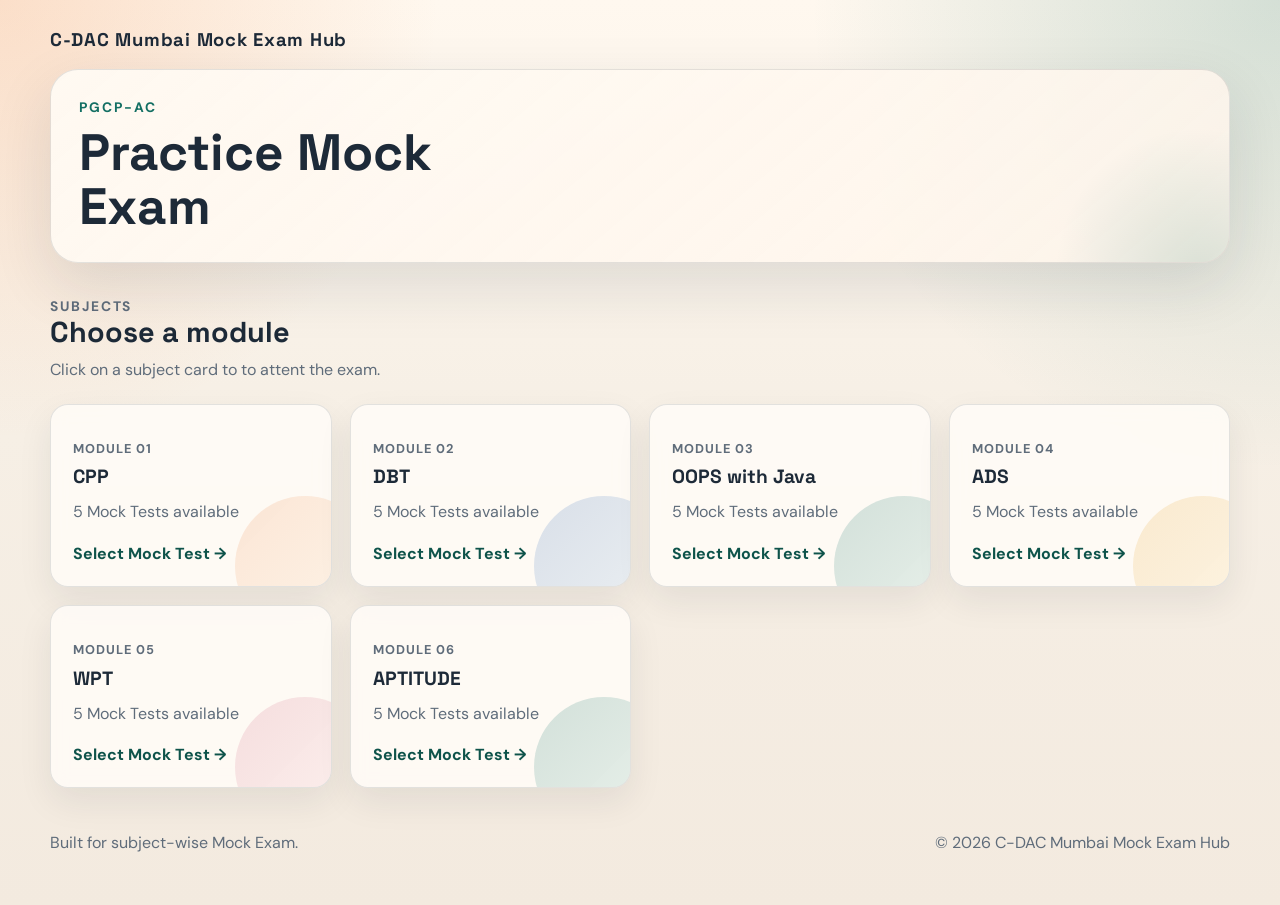
<file: index.html>
<!doctype html>
<html lang="en">
  <head>
    <meta charset="UTF-8" />
    <meta name="viewport" content="width=device-width, initial-scale=1.0" />
    <title>C-DAC Mumbai MCQ Practise Hub</title>
    <link rel="preconnect" href="https://fonts.googleapis.com" />
    <link rel="preconnect" href="https://fonts.gstatic.com" crossorigin />
    <link
      href="https://fonts.googleapis.com/css2?family=DM+Sans:wght@400;500;700&family=Space+Grotesk:wght@500;700&display=swap"
      rel="stylesheet"
    />
    <link rel="stylesheet" href="assets/css/styles.css" />
  </head>
  <body data-page="home">
    <div class="site-shell">
      <header class="topbar">
        <a class="brand" href="index.html">C-DAC Mumbai Mock Exam Hub</a>
        <nav class="main-nav" aria-label="Primary"></nav>
      </header>

      <main>
        <section class="hero">
          <div class="hero-copy">
            <p class="eyebrow">PGCP-AC</p>
            <h1>Practice Mock Exam</h1>
          </div>
          <aside class="hero-panel" aria-label="Module highlights"></aside>
        </section>

        <section class="subjects-section" id="subjects">
          <div class="section-heading">
            <p class="eyebrow">Subjects</p>
            <h2>Choose a module</h2>
            <p class="section-description">
              Click on a subject card to to attent the exam.
            </p>
          </div>
          <div class="subject-grid" id="subject-grid"></div>
        </section>
      </main>

      <footer class="site-footer">
        <p>Built for subject-wise Mock Exam.</p>
        <p>&copy; <span id="current-year"></span> C-DAC Mumbai Mock Exam Hub</p>
      </footer>
    </div>

    <script src="assets/js/app.js"></script>
  </body>
</html>
</file>
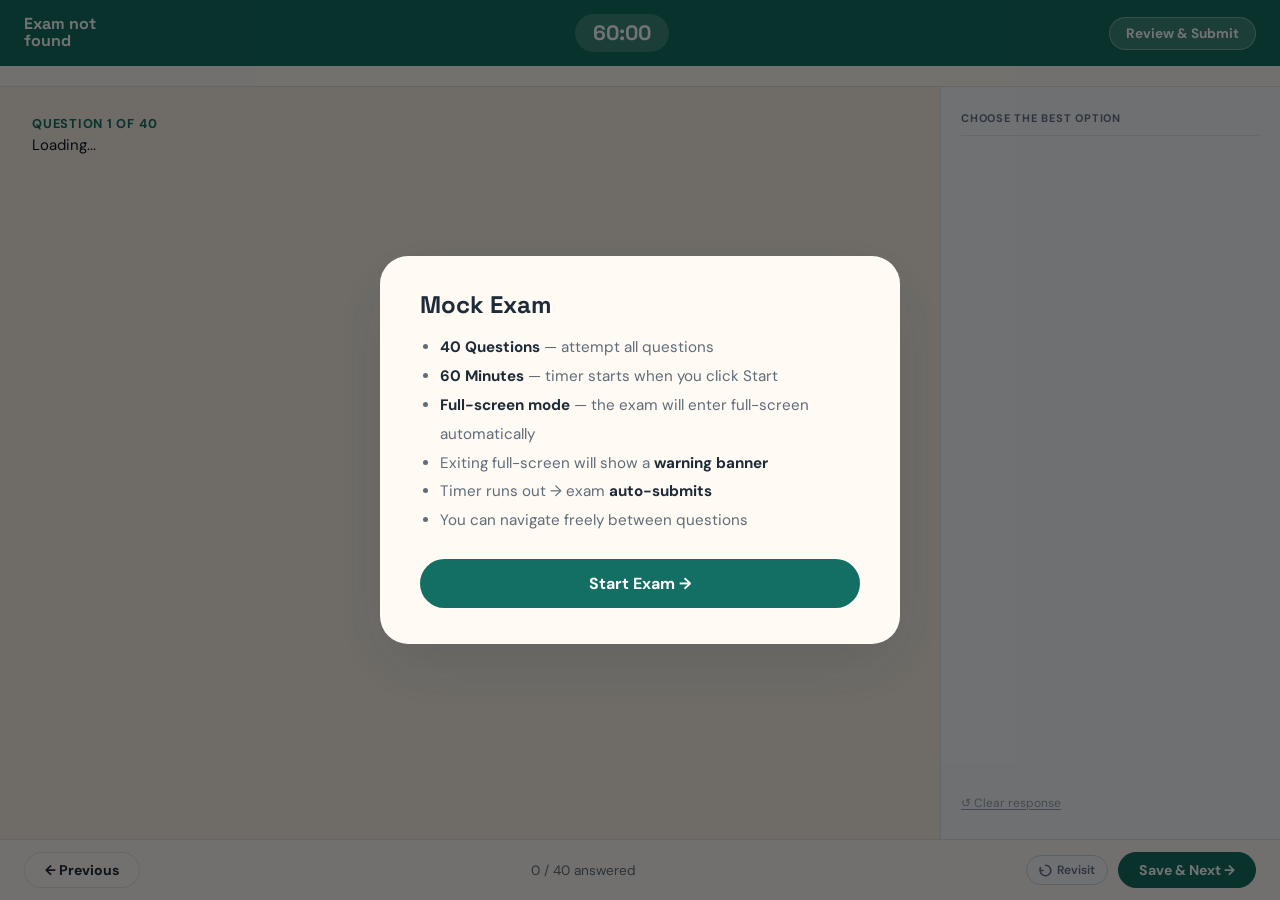
<file: mock-exam.html>
<!doctype html>
<html lang="en">
  <head>
    <meta charset="UTF-8" />
    <meta name="viewport" content="width=device-width, initial-scale=1.0" />
    <title>Mock Exam | C-DAC Mumbai MCQ Hub</title>
    <link rel="preconnect" href="https://fonts.googleapis.com" />
    <link rel="preconnect" href="https://fonts.gstatic.com" crossorigin />
    <link
      href="https://fonts.googleapis.com/css2?family=DM+Sans:wght@400;500;700&family=Space+Grotesk:wght@500;700&display=swap"
      rel="stylesheet"
    />
    <!-- Shared site styles (variables, typography, cards) -->
    <link rel="stylesheet" href="assets/css/styles.css" />
    <!-- Exam-specific styles (layout, overlays, timer, diagrams) -->
    <link rel="stylesheet" href="assets/css/exam.css" />
  </head>
  <body>

    <!-- ── Fullscreen exit warning banner ─────────────────────────── -->
    <div id="fullscreen-warning">
      ⚠ You exited full-screen! Please go back to full-screen to continue the exam.
      <button
        onclick="enterFullscreen()"
        style="
          margin-left: 14px;
          padding: 4px 12px;
          border-radius: 4px;
          border: none;
          cursor: pointer;
          font-weight: 700;
        "
      >
        Re-enter Full-screen
      </button>
    </div>

    <!-- ── Pre-exam instructions overlay ──────────────────────────── -->
    <div id="instructions-overlay">
      <div class="instructions-box">
        <h2 id="instr-title">Mock Exam</h2>
        <ul>
          <li><strong>40 Questions</strong> — attempt all questions</li>
          <li>
            <strong>60 Minutes</strong> — timer starts when you click Start
          </li>
          <li>
            <strong>Full-screen mode</strong> — the exam will enter full-screen
            automatically
          </li>
          <li>
            Exiting full-screen will show a <strong>warning banner</strong>
          </li>
          <li>Timer runs out → exam <strong>auto-submits</strong></li>
          <li>You can navigate freely between questions</li>
        </ul>
        <button class="start-exam-btn" id="start-btn">Start Exam →</button>
      </div>
    </div>

    <!-- ── Main exam shell ────────────────────────────────────────── -->
    <div id="exam-shell">

      <!-- Top bar: title | timer | review button -->
      <div id="exam-topbar">
        <h1 id="exam-title">Loading exam...</h1>
        <div id="timer">60:00</div>
        <div style="display: flex; gap: 8px; align-items: center">
          <button id="review-btn-top" onclick="openReview()">
            Review &amp; Submit
          </button>
        </div>
      </div>

      <!-- Question navigation dots -->
      <div id="q-nav-bar"></div>

      <!-- Two-column body: question panel | options panel -->
      <div id="exam-body">

        <!-- Left: question text + diagram + snippet -->
        <div id="q-panel">
          <div id="q-meta">Question 1 of 40</div>
          <div id="q-text">Loading...</div>
          <!-- Diagram area — rendered as HTML by renderDiagram() -->
          <div id="q-diagram" style="display: none; margin-top: 20px"></div>
          <!-- Code snippet block — shown only when snippetLines exist -->
          <pre id="q-snippet"></pre>
        </div>

        <!-- Right: option buttons -->
        <div id="opt-panel">
          <div id="opt-header">Choose the best option</div>
          <div
            id="opt-list"
            style="display: flex; flex-direction: column; gap: 9px; flex: 1"
          ></div>
          <button id="clear-resp-btn" onclick="clearCurrentAnswer()">
            ↺ Clear response
          </button>
        </div>
      </div>

      <!-- Bottom navigation: prev | progress | revisit | next -->
      <div id="exam-footer">
        <button class="foot-btn" onclick="navigate(-1)">← Previous</button>
        <div id="progress-info">0 / 40 answered</div>
        <div style="display: flex; align-items: center; gap: 10px">
          <!-- Revisit toggle — turns orange when active -->
          <button
            id="revisit-btn"
            class="foot-btn"
            onclick="toggleRevisit()"
            style="
              gap: 5px;
              display: flex;
              align-items: center;
              padding: 6px 12px;
              border-radius: 20px;
              font-size: 12px;
              border: 1.5px solid #cbd5e1;
              background: #f8fafc;
              font-weight: 600;
              color: #64748b;
              cursor: pointer;
              font-family: inherit;
              transition: all 0.15s;
            "
          >
            <!-- Circular arrow icon -->
            <svg
              width="13"
              height="13"
              viewBox="0 0 16 16"
              fill="none"
              stroke="currentColor"
              stroke-width="2"
              stroke-linecap="round"
              stroke-linejoin="round"
            >
              <path d="M1.5 8A6.5 6.5 0 1 0 8 1.5" />
              <path d="M1.5 4.5v3.5h3.5" />
            </svg>
            Revisit
          </button>
          <button class="foot-btn primary" onclick="navigate(1)">
            Save &amp; Next →
          </button>
        </div>
      </div>

      <!-- Result screen — shown after submit, hidden during exam -->
      <div id="result-screen">
        <button
          class="go-home-btn"
          onclick="window.location.href = 'index.html'"
        >
          ← Back to Home
        </button>

        <!-- Score summary card -->
        <div class="result-summary">
          <div class="result-score-circle">
            <div class="result-score-val" id="res-score">0/40</div>
            <div class="result-score-pct" id="res-pct">0%</div>
          </div>
          <div class="result-grid">
            <div class="result-stat">
              <div class="result-stat-val" id="res-correct" style="color: #059669">0</div>
              <div class="result-stat-lbl">✓ Correct</div>
            </div>
            <div class="result-stat">
              <div class="result-stat-val" id="res-wrong" style="color: #dc2626">0</div>
              <div class="result-stat-lbl">✗ Wrong</div>
            </div>
            <div class="result-stat">
              <div class="result-stat-val" id="res-skip" style="color: #d97706">0</div>
              <div class="result-stat-lbl">— Skipped</div>
            </div>
          </div>
          <!-- Filter buttons -->
          <div class="result-actions">
            <button class="result-filter-btn active" id="filter-all"     onclick="filterResult('all')">All</button>
            <button class="result-filter-btn"         id="filter-wrong"   onclick="filterResult('wrong')">Wrong</button>
            <button class="result-filter-btn"         id="filter-skip"    onclick="filterResult('skipped')">Skipped</button>
            <button class="result-filter-btn"         id="filter-correct" onclick="filterResult('correct')">Correct</button>
          </div>
        </div>

        <!-- Per-question review list — populated by buildResultReview() -->
        <div class="result-review-list" id="result-review-list"></div>

        <button
          class="go-home-btn"
          onclick="window.location.href = 'index.html'"
        >
          ← Back to Home
        </button>
      </div>
    </div><!-- /#exam-shell -->

    <!-- ── Review & Revisit overlay ───────────────────────────────── -->
    <div id="review-overlay">
      <div class="review-panel">
        <div class="review-header">
          <h2>Review your answers</h2>
          <button class="review-close-btn" onclick="closeReview()">✕</button>
        </div>

        <!-- Live count chips -->
        <div class="review-summary">
          <div class="rev-chip total"    id="rv-total">40 Total</div>
          <div class="rev-chip answered" id="rv-answered">0 Answered</div>
          <div class="rev-chip skipped"  id="rv-skipped">40 Skipped</div>
        </div>

        <!-- Full question list — click any row to jump back -->
        <div class="review-list" id="review-list"></div>

        <div class="review-footer">
          <button class="review-cancel-btn" onclick="closeReview()">
            Continue exam
          </button>
          <button class="review-submit-btn" onclick="confirmAndSubmit()">
            Submit exam →
          </button>
        </div>
      </div>
    </div>

    <!-- ── Custom confirm modal ────────────────────────────────────── -->
    <div id="confirm-overlay" style="display: none">
      <div class="confirm-box">
        <div class="confirm-icon">
          <svg
            width="28"
            height="28"
            viewBox="0 0 24 24"
            fill="none"
            stroke="#f59e0b"
            stroke-width="2"
            stroke-linecap="round"
            stroke-linejoin="round"
          >
            <path
              d="M10.29 3.86L1.82 18a2 2 0 0 0 1.71 3h16.94a2 2 0 0 0
                         1.71-3L13.71 3.86a2 2 0 0 0-3.42 0z"
            />
            <line x1="12" y1="9"  x2="12"   y2="13" />
            <line x1="12" y1="17" x2="12.01" y2="17" />
          </svg>
        </div>
        <h3 class="confirm-title" id="confirm-title">Submit Exam?</h3>
        <p class="confirm-msg"   id="confirm-msg">Are you sure you want to submit?</p>
        <div class="confirm-stats" id="confirm-stats"></div>
        <div class="confirm-actions">
          <button class="confirm-btn-cancel" id="confirm-cancel">Continue Exam</button>
          <button class="confirm-btn-ok"     id="confirm-ok">Submit Now</button>
        </div>
      </div>
    </div>

    <!-- ── Keyboard shortcut warning popup ────────────────────────── -->
    <div id="key-warning-overlay" style="display: none">
      <div class="key-warning-box">
        <div class="key-warn-icon">
          <svg
            width="30"
            height="30"
            viewBox="0 0 24 24"
            fill="none"
            stroke="#dc2626"
            stroke-width="2"
            stroke-linecap="round"
            stroke-linejoin="round"
          >
            <circle cx="12" cy="12" r="10" />
            <line x1="12" y1="8"  x2="12"   y2="12" />
            <line x1="12" y1="16" x2="12.01" y2="16" />
          </svg>
        </div>
        <h3 class="key-warn-title">Action Not Allowed</h3>
        <p class="key-warn-msg" id="key-warn-msg">
          Keyboard shortcuts are disabled during the exam.
        </p>
        <button class="key-warn-btn" onclick="closeKeyWarning()">
          I Understand
        </button>
      </div>
    </div>

    <!-- ── Keyboard warning toast (F11 / Ctrl+Tab attempts) ───────── -->
    <div id="keyboard-warning">
      ⚠ This action is not allowed during the exam!
    </div>

    <!-- ── Scripts (order matters) ────────────────────────────────── -->
    <!--
      Load order:
        1. app.js       — exposes window.MCQApp (subject registry, constants)
        2. exam-engine.js — exam state, core logic, timer, render, load
        3. exam-ui.js   — review panel, revisit, confirm modal, diagrams
        4. exam-guards.js — keyboard blocking, result screen builder
    -->
    <script src="assets/js/app.js"></script>
    <script src="assets/js/exam-engine.js"></script>
    <script src="assets/js/exam-ui.js"></script>
    <script src="assets/js/exam-guards.js"></script>
  </body>
</html>
</file>
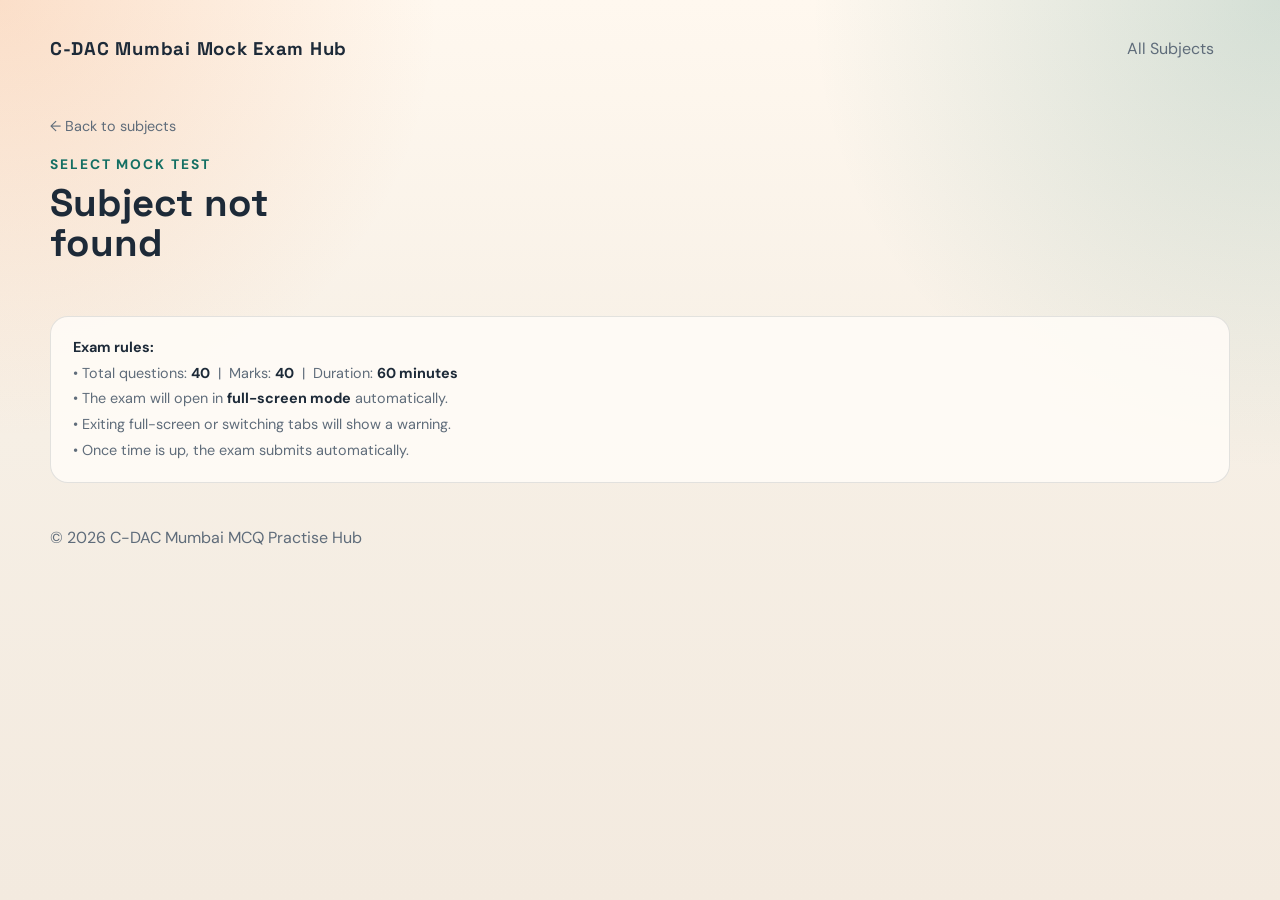
<file: mock-select.html>
<!doctype html>
<html lang="en">
  <head>
    <meta charset="UTF-8" />
    <meta name="viewport" content="width=device-width, initial-scale=1.0" />
    <!-- CHANGE: New page — lets student pick which mock test to attempt -->
    <title>Select Mock Test | C-DAC Mumbai MCQ Hub</title>
    <link rel="preconnect" href="https://fonts.googleapis.com" />
    <link rel="preconnect" href="https://fonts.gstatic.com" crossorigin />
    <link
      href="https://fonts.googleapis.com/css2?family=DM+Sans:wght@400;500;700&family=Space+Grotesk:wght@500;700&display=swap"
      rel="stylesheet"
    />
    <link rel="stylesheet" href="assets/css/styles.css" />
    <!-- CHANGE: Extra styles for the mock card grid on this page -->
    <style>
      .mock-grid {
        display: grid;
        grid-template-columns: repeat(auto-fit, minmax(220px, 1fr));
        gap: 18px;
        margin-top: 24px;
      }

      .mock-card {
        background: var(--surface-strong);
        border: 1px solid var(--line);
        border-radius: var(--radius-md);
        padding: 24px;
        display: flex;
        flex-direction: column;
        gap: 12px;
        transition:
          box-shadow 200ms ease,
          transform 200ms ease;
      }

      .mock-card:hover {
        transform: translateY(-3px);
        box-shadow: var(--shadow);
      }

      .mock-card-title {
        font-family: "Space Grotesk", sans-serif;
        font-size: 1.1rem;
        font-weight: 700;
        color: var(--text);
      }

      .mock-info-row {
        display: flex;
        flex-direction: column;
        gap: 6px;
        font-size: 0.88rem;
        color: var(--muted);
      }

      .mock-info-item {
        display: flex;
        align-items: center;
        gap: 6px;
      }

      /* CHANGE: "Start" button style on each mock card */
      .mock-start-btn {
        display: inline-block;
        margin-top: auto;
        padding: 10px 18px;
        background: var(--primary);
        color: #fff;
        border-radius: 999px;
        font-weight: 700;
        font-size: 0.9rem;
        text-align: center;
        text-decoration: none;
        transition: background 180ms ease;
      }

      .mock-start-btn:hover {
        background: var(--primary-deep);
      }

      .back-link {
        display: inline-flex;
        align-items: center;
        gap: 6px;
        font-size: 0.9rem;
        color: var(--muted);
        margin-bottom: 20px;
        text-decoration: none;
      }

      .back-link:hover {
        color: var(--primary);
      }

      .subject-header {
        margin-bottom: 8px;
      }

      .subject-header h1 {
        font-size: clamp(1.8rem, 3vw, 2.8rem);
      }

      .rules-box {
        background: var(--surface);
        border: 1px solid var(--line);
        border-radius: var(--radius-md);
        padding: 18px 22px;
        margin-top: 28px;
        font-size: 0.9rem;
        color: var(--muted);
        line-height: 1.8;
      }

      .rules-box strong {
        color: var(--text);
      }
    </style>
  </head>
  <body data-page="mock-select">
    <div class="site-shell">
      <header class="topbar">
        <a class="brand" href="index.html">C-DAC Mumbai Mock Exam Hub</a>
        <nav class="main-nav" aria-label="Primary">
          <a href="index.html">All Subjects</a>
        </nav>
      </header>

      <main style="margin-top: 28px">
        <a class="back-link" href="index.html">← Back to subjects</a>

        <!-- CHANGE: Subject name and description are filled by JS below -->
        <div class="subject-header">
          <p class="eyebrow" id="subject-eyebrow">Select Mock Test</p>
          <h1 id="subject-name">Loading...</h1>
          <p class="hero-text" id="subject-desc"></p>
        </div>

        <!-- CHANGE: Mock test cards rendered here by JS -->
        <div class="mock-grid" id="mock-grid"></div>

        <!-- CHANGE: Exam rules shown to student before starting -->
        <div class="rules-box">
          <strong>Exam rules:</strong><br />
          • Total questions: <strong>40</strong> &nbsp;|&nbsp; Marks:
          <strong>40</strong> &nbsp;|&nbsp; Duration:
          <strong>60 minutes</strong> <br />
          • The exam will open in
          <strong>full-screen mode</strong> automatically.<br />
          • Exiting full-screen or switching tabs will show a warning.<br />
          • Once time is up, the exam submits automatically.
        </div>
      </main>

      <footer class="site-footer">
        <p>
          &copy; <span id="current-year"></span> C-DAC Mumbai MCQ Practise Hub
        </p>
      </footer>
    </div>

    <script src="assets/js/app.js"></script>
    <!-- CHANGE: Inline script reads ?subject= from URL and renders mock cards -->
    <script>
      document.addEventListener("DOMContentLoaded", () => {
        const app = window.MCQApp;
        const params = new URLSearchParams(window.location.search);
        const slug = params.get("subject");
        const subject = app.subjectLookup[slug];

        if (!subject) {
          document.getElementById("subject-name").textContent =
            "Subject not found";
          return;
        }

        // Fill in subject info
        document.getElementById("subject-name").textContent = subject.name;
        document.getElementById("subject-desc").textContent =
          subject.shortDescription;
        document.title = `${subject.name} Mock Tests | C-DAC Hub`;

        const grid = document.getElementById("mock-grid");

        // CHANGE: Render one card per mock test in the subject
        subject.mockTests.forEach((mock, index) => {
          const card = document.createElement("div");
          card.className = "mock-card";

          // CHANGE: Link passes both subject slug and mock id to the exam page
          const examUrl = `mock-exam.html?subject=${encodeURIComponent(slug)}&mock=${encodeURIComponent(mock.id)}`;

          card.innerHTML = `
                    <div class="mock-card-title">${mock.label}</div>
                    <div class="mock-info-row">
                        <div class="mock-info-item">40 Questions</div>
                        <div class="mock-info-item">40 Marks</div>
                        <div class="mock-info-item">60 Minutes</div>
                    </div>
                    <a class="mock-start-btn" href="${examUrl}">Start Test →</a>
                `;

          grid.appendChild(card);
        });
      });
    </script>
  </body>
</html>
</file>
<file: assets/css/styles.css>
:root {
    --bg: #f6efe5;
    --surface: rgba(255, 252, 247, 0.86);
    --surface-strong: #fffaf3;
    --text: #1d2a38;
    --muted: #5f6c7a;
    --line: rgba(29, 42, 56, 0.12);
    --primary: #136f63;
    --primary-deep: #0e534a;
    --secondary: #ef8f51;
    --shadow: 0 22px 60px rgba(24, 39, 56, 0.12);
    --radius-lg: 28px;
    --radius-md: 18px;
    --radius-sm: 12px;
}

* {
    box-sizing: border-box;
}

html {
    scroll-behavior: smooth;
}

body {
    margin: 0;
    font-family: "DM Sans", sans-serif;
    color: var(--text);
    background:
        radial-gradient(circle at top left, rgba(239, 143, 81, 0.24), transparent 28%),
        radial-gradient(circle at top right, rgba(19, 111, 99, 0.18), transparent 30%),
        linear-gradient(180deg, #fff8ef 0%, #f6efe5 48%, #f3eadf 100%);
}

a {
    color: inherit;
    text-decoration: none;
}

button,
input,
textarea,
select {
    font: inherit;
}

.site-shell {
    width: min(1180px, calc(100% - 32px));
    margin: 0 auto;
    min-height: 100vh;
}

.topbar {
    display: flex;
    justify-content: space-between;
    align-items: center;
    gap: 20px;
    padding: 28px 0 18px;
}

.brand {
    font-family: "Space Grotesk", sans-serif;
    font-size: 1.15rem;
    font-weight: 700;
    letter-spacing: 0.04em;
}

.main-nav {
    display: flex;
    align-items: center;
    gap: 12px;
    flex-wrap: wrap;
}

.main-nav a {
    padding: 10px 16px;
    border-radius: 999px;
    color: var(--muted);
    transition: background-color 180ms ease, color 180ms ease, transform 180ms ease;
}

.main-nav a:hover,
.main-nav a:focus-visible {
    background: rgba(19, 111, 99, 0.08);
    color: var(--primary-deep);
    transform: translateY(-1px);
}

.main-nav .nav-cta {
    background: var(--primary);
    color: #ffffff;
}

.main-nav .nav-cta:hover,
.main-nav .nav-cta:focus-visible {
    background: var(--primary-deep);
    color: #ffffff;
}

.hero,
.subject-hero {
    display: grid;
    grid-template-columns: minmax(0, 1.4fr) minmax(280px, 0.8fr);
    gap: 28px;
    align-items: stretch;
    padding: 28px;
    border: 1px solid var(--line);
    border-radius: var(--radius-lg);
    background: linear-gradient(140deg, rgba(255, 250, 243, 0.96), rgba(255, 245, 235, 0.84));
    box-shadow: var(--shadow);
    overflow: hidden;
    position: relative;
}

.hero::after,
.subject-hero::after {
    content: "";
    position: absolute;
    inset: auto -120px -160px auto;
    width: 300px;
    height: 300px;
    border-radius: 50%;
    background: radial-gradient(circle, rgba(19, 111, 99, 0.14), transparent 68%);
}

.hero-copy,
.subject-hero > div:first-child {
    position: relative;
    z-index: 1;
}

.eyebrow {
    margin: 0 0 10px;
    color: var(--primary);
    font-size: 0.86rem;
    font-weight: 700;
    letter-spacing: 0.14em;
    text-transform: uppercase;
}

h1,
h2,
h3 {
    margin: 0;
    font-family: "Space Grotesk", sans-serif;
    line-height: 1.05;
}

h1 {
    font-size: clamp(2.4rem, 4vw, 4.6rem);
    max-width: 11ch;
}

h2 {
    font-size: clamp(1.8rem, 2vw, 2.6rem);
}

h3 {
    font-size: 1.2rem;
}

.hero-text,
.section-heading p,
.subject-card p,
.info-strip p,
.steps-card,
.question-board-header p,
.status-message,
.site-footer p,
.answer-pill {
    color: var(--muted);
}

.hero-text {
    max-width: 60ch;
    margin: 18px 0 0;
    font-size: 1.06rem;
    line-height: 1.7;
}

.hero-actions {
    display: flex;
    gap: 14px;
    flex-wrap: wrap;
    margin-top: 28px;
}

.button {
    display: inline-flex;
    align-items: center;
    justify-content: center;
    min-height: 48px;
    padding: 0 20px;
    border-radius: 999px;
    font-weight: 700;
    transition: transform 180ms ease, box-shadow 180ms ease, background-color 180ms ease;
}

.button:hover,
.button:focus-visible {
    transform: translateY(-2px);
}

.button-primary {
    background: var(--primary);
    color: #ffffff;
    box-shadow: 0 14px 30px rgba(19, 111, 99, 0.18);
}

.button-primary:hover,
.button-primary:focus-visible {
    background: var(--primary-deep);
}

.button-secondary {
    background: rgba(239, 143, 81, 0.14);
    color: #935122;
}

.hero-panel,
.subject-stats {
    display: grid;
    gap: 16px;
    align-content: start;
}

.metric-card,
.subject-card,
.info-strip article,
.steps-card,
.question-board,
.question-card {
    border: 1px solid var(--line);
    border-radius: var(--radius-md);
    background: var(--surface);
    backdrop-filter: blur(8px);
    box-shadow: 0 14px 34px rgba(24, 39, 56, 0.08);
}

.metric-card {
    padding: 18px 20px;
}

.metric-value {
    display: block;
    font-family: "Space Grotesk", sans-serif;
    font-size: 1.8rem;
    color: var(--primary-deep);
}

.metric-label {
    display: block;
    margin-top: 6px;
    color: var(--muted);
}

.subjects-section,
.how-to-add,
.subject-page,
.info-strip {
    margin-top: 32px;
}

.section-heading {
    margin-bottom: 20px;
}

.section-heading p {
    margin: 10px 0 0;
    max-width: 62ch;
    line-height: 1.65;
}

.subject-grid {
    display: grid;
    grid-template-columns: repeat(auto-fit, minmax(230px, 1fr));
    gap: 18px;
}

.subject-card {
    padding: 22px;
    position: relative;
    overflow: hidden;
    animation: rise-in 520ms ease both;
}

.subject-card::before {
    content: "";
    position: absolute;
    inset: auto -44px -50px auto;
    width: 140px;
    height: 140px;
    border-radius: 50%;
    opacity: 0.55;
}

.subject-card h3 {
    margin-top: 8px;
}

.subject-card p {
    margin: 12px 0 0;
    line-height: 1.6;
}

.subject-card a {
    display: inline-flex;
    margin-top: 18px;
    font-weight: 700;
    color: var(--primary-deep);
}

.subject-tag {
    margin: 0;
    font-size: 0.8rem;
    font-weight: 700;
    letter-spacing: 0.08em;
    text-transform: uppercase;
}

.accent-sunrise::before { background: linear-gradient(135deg, rgba(239, 143, 81, 0.35), rgba(255, 214, 157, 0.25)); }
.accent-teal::before { background: linear-gradient(135deg, rgba(19, 111, 99, 0.34), rgba(110, 201, 184, 0.22)); }
.accent-amber::before { background: linear-gradient(135deg, rgba(229, 162, 42, 0.34), rgba(255, 218, 119, 0.22)); }
.accent-ocean::before { background: linear-gradient(135deg, rgba(51, 104, 176, 0.34), rgba(144, 202, 249, 0.24)); }
.accent-rose::before { background: linear-gradient(135deg, rgba(205, 90, 117, 0.32), rgba(250, 194, 205, 0.22)); }
.accent-mint::before { background: linear-gradient(135deg, rgba(32, 156, 126, 0.3), rgba(177, 244, 220, 0.2)); }
.accent-violet::before { background: linear-gradient(135deg, rgba(116, 87, 176, 0.3), rgba(215, 205, 250, 0.2)); }
.accent-sky::before { background: linear-gradient(135deg, rgba(52, 152, 219, 0.3), rgba(174, 229, 255, 0.2)); }

.info-strip {
    display: grid;
    grid-template-columns: repeat(auto-fit, minmax(220px, 1fr));
    gap: 18px;
}

.info-strip article,
.steps-card,
.question-board {
    padding: 22px;
}

.question-board {
    display: flex;
    flex-direction: column;
    height: clamp(560px, 78vh, 920px);
}

.steps-list {
    margin: 0;
    padding-left: 22px;
    line-height: 1.8;
}

.code-sample {
    margin: 18px 0 0;
    padding: 18px;
    overflow-x: auto;
    border-radius: var(--radius-sm);
    background: #1c2f40;
    color: #f3f6fa;
}

.subject-tabs {
    display: flex;
    gap: 10px;
    flex-wrap: wrap;
    margin: 24px 0;
}

.subject-tab {
    padding: 10px 16px;
    border: 1px solid var(--line);
    border-radius: 999px;
    background: rgba(255, 255, 255, 0.56);
    color: var(--muted);
    transition: transform 180ms ease, background-color 180ms ease, color 180ms ease;
}

.subject-tab:hover,
.subject-tab:focus-visible {
    transform: translateY(-1px);
    background: rgba(19, 111, 99, 0.08);
    color: var(--primary-deep);
}

.subject-tab.active {
    background: var(--primary);
    color: #ffffff;
}

.question-board-header {
    display: flex;
    justify-content: space-between;
    gap: 16px;
    align-items: center;
}

.question-list {
    display: grid;
    gap: 18px;
    margin-top: 18px;
    flex: 1 1 auto;
    min-height: 0;
    overflow-y: auto;
    padding-right: 8px;
    padding-bottom: 22px;
}

.status-message {
    margin-top: 16px;
}

.question-card {
    padding: 20px;
}

.question-meta {
    font-size: 0.85rem;
    font-weight: 700;
    color: var(--primary);
    letter-spacing: 0.06em;
    text-transform: uppercase;
}

.question-card h3 {
    margin-top: 10px;
    line-height: 1.35;
    white-space: pre-wrap;
}

.question-snippet {
    margin-top: 12px;
    padding: 14px;
    border-radius: var(--radius-sm);
    border: 1px solid rgba(19, 111, 99, 0.35);
    background: #142128;
    color: #e7f1ee;
    overflow-x: auto;
}

.question-snippet code {
    font-family: Consolas, "Courier New", monospace;
    font-size: 0.95rem;
    line-height: 1.45;
    white-space: pre;
}

.option-list {
    margin: 18px 0 0;
    padding: 0;
    list-style: none;
    display: grid;
    gap: 10px;
}

.option-list li {
    list-style: none;
}

.option-button {
    width: 100%;
    text-align: left;
    padding: 12px 14px;
    border-radius: var(--radius-sm);
    background: var(--surface-strong);
    border: 1px solid rgba(29, 42, 56, 0.08);
    color: var(--text);
    cursor: pointer;
    transition: background-color 180ms ease, border-color 180ms ease, transform 180ms ease;
}

.option-button:hover:not(:disabled),
.option-button:focus-visible:not(:disabled) {
    background: rgba(19, 111, 99, 0.08);
    border-color: rgba(19, 111, 99, 0.26);
    transform: translateY(-1px);
}

.option-button.correct,
.option-button.correct:disabled {
    background: rgba(19, 111, 99, 0.16);
    border-color: rgba(19, 111, 99, 0.4);
    color: var(--primary-deep);
    font-weight: 700;
}

.option-button.incorrect,
.option-button.incorrect:disabled {
    background: rgba(191, 68, 68, 0.12);
    border-color: rgba(191, 68, 68, 0.36);
    color: #8f2f2f;
}

.option-empty {
    padding: 12px 14px;
    border-radius: var(--radius-sm);
    background: var(--surface-strong);
    border: 1px dashed rgba(29, 42, 56, 0.22);
    color: var(--muted);
}

.answer-feedback {
    margin: 14px 0 0;
    color: var(--muted);
}

.answer-feedback.success {
    color: #0e5c52;
    font-weight: 700;
}

.answer-feedback.error {
    color: #8f2f2f;
    font-weight: 700;
}

.answer-feedback.warning {
    color: #7a5630;
    font-weight: 700;
}

.answer-pill {
    display: inline-flex;
    margin-top: 18px;
    padding: 8px 14px;
    border-radius: 999px;
    background: rgba(19, 111, 99, 0.08);
    color: var(--primary-deep);
    font-weight: 700;
}

.answer-pill.hidden {
    display: none;
}

.pagination-controls {
    display: flex;
    gap: 10px;
    flex-wrap: nowrap;
    align-items: center;
    margin-top: 18px;
    padding-top: 16px;
    padding-bottom: 4px;
    border-top: 1px solid var(--line);
    background: linear-gradient(180deg, rgba(255, 250, 243, 0), rgba(255, 250, 243, 0.94) 28%);
    position: sticky;
    bottom: 0;
    z-index: 2;
    /* overflow-x: auto; */
}

.page-button {
    flex: 0 0 auto;
    display: inline-flex;
    align-items: center;
    justify-content: center;
    min-width: 44px;
    height: 44px;
    border: 1px solid rgba(19, 111, 99, 0.22);
    border-radius: 12px;
    background: rgba(19, 111, 99, 0.14);
    color: #0a433d;
    font-size: 0.98rem;
    font-weight: 700;
    line-height: 1;
    cursor: pointer;
    transition: background-color 180ms ease, color 180ms ease, transform 180ms ease;
}

.page-button:hover:not(:disabled),
.page-button:focus-visible:not(:disabled) {
    background: rgba(19, 111, 99, 0.16);
    transform: translateY(-1px);
}

.page-button.active,
.page-button:disabled {
    background: var(--primary);
    color: #ffffff;
    cursor: default;
}

.page-button.visited {
    background: rgba(19, 111, 99, 0.28);
    color: #083d37;
}

.page-nav-button {
    min-width: 40px;
    font-weight: 700;
}

.page-gap {
    flex: 0 0 auto;
    min-width: 24px;
    text-align: center;
    color: var(--muted);
    font-weight: 700;
}

.site-footer {
    display: flex;
    justify-content: space-between;
    gap: 12px;
    flex-wrap: wrap;
    padding: 28px 0 36px;
}

@keyframes rise-in {
    from {
        opacity: 0;
        transform: translateY(16px);
    }
    to {
        opacity: 1;
        transform: translateY(0);
    }
}

@media (max-width: 840px) {
    .topbar,
    .question-board-header,
    .site-footer {
        flex-direction: column;
        align-items: flex-start;
    }

    .hero,
    .subject-hero {
        grid-template-columns: 1fr;
    }

    h1 {
        max-width: none;
    }
}

@media (max-width: 560px) {
    .site-shell {
        width: min(100% - 20px, 1180px);
    }

    .topbar {
        padding-top: 18px;
    }

    .hero,
    .subject-hero,
    .info-strip article,
    .steps-card,
    .question-board,
    .question-card,
    .subject-card,
    .metric-card {
        padding: 18px;
    }

    .question-board {
        height: 72vh;
    }

    .main-nav {
        gap: 8px;
    }

    .main-nav a,
    .subject-tab {
        width: 100%;
        text-align: center;
    }

    .hero-actions {
        width: 100%;
    }

    .button {
        width: 100%;
    }
}
</file>
<file: assets/css/exam.css>
/* ============================================================
   exam.css — Mock Exam page styles
   Extracted from mock-exam.html <style> block
   All layout, overlay, timer, question panel, result screen
   and diagram styles for the exam interface.
============================================================ */

/* CHANGE: Full-screen layout — hides everything except the exam */
      * {
        box-sizing: border-box;
        margin: 0;
        padding: 0;
      }

      body {
        font-family: "DM Sans", sans-serif;
        background: var(--bg);
        color: var(--text);
        min-height: 100vh;
      }

      /* CHANGE: Pre-exam instructions overlay shown before exam starts */
      #instructions-overlay {
        position: fixed;
        inset: 0;
        background: rgba(0, 0, 0, 0.55);
        display: flex;
        align-items: center;
        justify-content: center;
        z-index: 1000;
      }

      #instructions-overlay.hidden {
        display: none;
      }

      .instructions-box {
        background: var(--surface-strong);
        border-radius: var(--radius-lg);
        padding: 36px 40px;
        max-width: 520px;
        width: 90%;
        box-shadow: var(--shadow);
      }

      .instructions-box h2 {
        font-family: "Space Grotesk", sans-serif;
        font-size: 1.5rem;
        margin-bottom: 16px;
      }

      .instructions-box ul {
        color: var(--muted);
        padding-left: 20px;
        line-height: 1.9;
        font-size: 0.95rem;
        margin-bottom: 24px;
      }

      .instructions-box ul li strong {
        color: var(--text);
      }

      .start-exam-btn {
        display: block;
        width: 100%;
        padding: 14px;
        background: var(--primary);
        color: #fff;
        border: none;
        border-radius: 999px;
        font-size: 1rem;
        font-weight: 700;
        cursor: pointer;
        font-family: "DM Sans", sans-serif;
        transition: background 180ms;
      }

      .start-exam-btn:hover {
        background: var(--primary-deep);
      }

      /* CHANGE: Warning banner shown if student exits full-screen */
      #fullscreen-warning {
        display: none;
        position: fixed;
        top: 0;
        left: 0;
        right: 0;
        background: #ef4444;
        color: #fff;
        text-align: center;
        padding: 10px;
        font-weight: 700;
        z-index: 999;
        font-size: 0.95rem;
      }

      #fullscreen-warning.show {
        display: block;
      }

      /* CHANGE: Main exam layout — topbar + two-column body */
      #exam-shell {
        display: flex;
        flex-direction: column;
        min-height: 100vh;
      }

      #exam-topbar {
        background: var(--primary);
        color: #fff;
        display: flex;
        align-items: center;
        justify-content: space-between;
        padding: 14px 24px;
        flex-shrink: 0;
      }

      #exam-topbar h1 {
        font-family: "Space Grotesk", sans-serif;
        font-size: 1rem;
        font-weight: 700;
      }

      /* CHANGE: Timer turns red when under 5 minutes */
      #timer {
        font-family: "Space Grotesk", monospace;
        font-size: 1.3rem;
        font-weight: 700;
        background: rgba(255, 255, 255, 0.18);
        padding: 6px 18px;
        border-radius: 999px;
      }

      #timer.danger {
        background: #dc2626;
      }

      #submit-btn-top {
        background: #fff;
        color: var(--primary);
        border: none;
        border-radius: 999px;
        padding: 8px 20px;
        font-weight: 700;
        cursor: pointer;
        font-family: "DM Sans", sans-serif;
        font-size: 0.9rem;
      }

      /* CHANGE: Question navigation dots bar */
      #q-nav-bar {
        background: var(--surface);
        border-bottom: 1px solid var(--line);
        padding: 10px 16px;
        display: flex;
        flex-wrap: wrap;
        gap: 6px;
        flex-shrink: 0;
      }

      .q-dot {
        width: 30px;
        height: 30px;
        border-radius: 6px;
        display: flex;
        align-items: center;
        justify-content: center;
        font-size: 11px;
        font-weight: 700;
        cursor: pointer;
        border: 1px solid var(--line);
        background: var(--surface);
        color: var(--muted);
        transition: all 150ms;
      }

      .q-dot.answered {
        background: #d1fae5;
        border-color: #6ee7b7;
        color: #065f46;
      }
      .q-dot.active {
        background: var(--primary);
        border-color: var(--primary);
        color: #fff;
      }
      .q-dot.skipped {
        background: #fef3c7;
        border-color: #fcd34d;
        color: #92400e;
      }

      /* CHANGE: Two-column exam body */
      #exam-body {
        display: grid;
        grid-template-columns: 1fr 340px;
        flex: 1;
      }

      /* Left — question text */
      #q-panel {
        padding: 28px 32px;
        border-right: 1px solid #e2e8f0;
        display: flex;
        flex-direction: column;
        gap: 0;

        /* CHANGE: allow snippet and badge to be fully visible */
        overflow: visible;
        overflow-y: auto;
      }

      #q-meta {
        font-size: 0.8rem;
        font-weight: 700;
        color: var(--primary);
        text-transform: uppercase;
        letter-spacing: 0.06em;
      }
      #q-text {
        font-size: 1.05rem;
        line-height: 1.7;
      }

      /* CHANGE: Code snippet block for code-based questions */
      #q-snippet {
        background: #142128;
        color: #e7f1ee;
        border-radius: var(--radius-sm);
        padding: 16px;
        font-family: "Courier New", monospace;
        font-size: 0.9rem;
        line-height: 1.5;
        white-space: pre;
        overflow-x: auto;
        display: none; /* shown by JS when snippet exists */
      }

      /* Right — options */
      /* ============================================================
   CHANGE: Completely redesigned option buttons
   - More padding so text has room to breathe
   - Code snippets inside options get dark monospace styling
   - Larger font size matching the CDAC exam style
   ============================================================ */

      #opt-panel {
        padding: 24px 20px;
        background: #f8fafc;
        border-left: 1px solid #e2e8f0;
        display: flex;
        flex-direction: column;
        gap: 12px;
        overflow-y: auto;
      }

      #opt-header {
        font-size: 11px;
        font-weight: 700;
        color: #64748b;
        text-transform: uppercase;
        letter-spacing: 0.07em;
        margin-bottom: 4px;
        padding-bottom: 10px;
        border-bottom: 1px solid #e2e8f0;
      }

      /* CHANGE: Each option button — generous padding, clear border */
      /* CHANGE: Allow option button to grow tall enough for code */
      .opt-btn {
        display: flex;
        align-items: flex-start;
        gap: 12px;
        padding: 14px 16px;
        border: 1.5px solid #e2e8f0;
        border-radius: 10px;
        background: #ffffff;
        cursor: pointer;
        font-size: 13.5px;
        line-height: 1.6;
        color: #1e293b;
        text-align: left;
        transition: all 0.15s ease;
        font-family: "DM Sans", sans-serif;
        width: 100%;

        /* CHANGE: Remove min-height, let it grow naturally with content */
        min-height: unset;

        /* CHANGE: Never clip the content */
        overflow: visible;
      }

      /* CHANGE: Option text area takes full remaining width */
      .opt-text {
        flex: 1;
        min-width: 0; /* CHANGE: allows flex child to shrink properly */
        overflow: hidden; /* CHANGE: clips at container, not inside */
        word-break: break-word;
      }

      .opt-btn:hover {
        border-color: #2563eb;
        background: #eff6ff;
      }

      .opt-btn.selected {
        border-color: #2563eb;
        background: #eff6ff;
        font-weight: 600;
      }

      /* CHANGE: Letter badge A/B/C/D */
      .opt-letter {
        min-width: 26px;
        height: 26px;
        border-radius: 6px;
        background: #f1f5f9;
        border: 1px solid #cbd5e1;
        display: flex;
        align-items: center;
        justify-content: center;
        font-size: 11px;
        font-weight: 700;
        color: #475569;
        flex-shrink: 0;
        margin-top: 2px;
        transition: all 0.15s;
      }

      .opt-btn.selected .opt-letter {
        background: #2563eb;
        border-color: #2563eb;
        color: #fff;
      }

      /* CHANGE: Code block INSIDE an option — dark monospace style */
      /* CHANGE: Option code block — NO horizontal scroll, wraps instead */
      .opt-text pre {
        background: #1e293b;
        color: #e2e8f0;
        border-radius: 6px;
        padding: 10px 14px;
        font-family: "Courier New", Consolas, monospace;
        font-size: 11.5px;
        line-height: 1.6;

        /* CHANGE: These two lines remove the scrollbar and wrap instead */
        white-space: pre-wrap;
        word-break: break-word;

        /* CHANGE: Remove overflow so no scrollbar appears */
        overflow-x: visible;
        overflow: hidden;

        margin: 6px 0 0 0;
        border: none;
        width: 100%;
        box-sizing: border-box;
      }

      /* CHANGE: Clear response button */
      #clear-resp-btn {
        align-self: flex-start;
        font-size: 12px;
        color: #94a3b8;
        background: none;
        border: none;
        cursor: pointer;
        font-family: "DM Sans", sans-serif;
        text-decoration: underline;
        text-underline-offset: 2px;
        padding: 4px 0;
        margin-top: 4px;
        transition: color 0.15s;
      }

      #clear-resp-btn:hover {
        color: #ef4444;
      }

      /* CHANGE: Bottom navigation bar */
      #exam-footer {
        background: var(--surface);
        border-top: 1px solid var(--line);
        padding: 12px 24px;
        display: flex;
        align-items: center;
        justify-content: space-between;
        flex-shrink: 0;
      }

      .foot-btn {
        padding: 8px 20px;
        border-radius: 999px;
        border: 1px solid var(--line);
        background: var(--surface);
        color: var(--text);
        font-weight: 700;
        cursor: pointer;
        font-family: "DM Sans", sans-serif;
        font-size: 0.88rem;
        transition: all 150ms;
      }

      .foot-btn:hover {
        border-color: var(--primary);
        color: var(--primary);
      }
      .foot-btn.primary {
        background: var(--primary);
        color: #fff;
        border-color: var(--primary);
      }
      .foot-btn.primary:hover {
        background: var(--primary-deep);
      }

      #progress-info {
        font-size: 0.85rem;
        color: var(--muted);
      }

      /* CHANGE: Results screen shown after submit */

      /* ============================================================
   CHANGE: Result screen — full review with correct answers
   ============================================================ */

      /* ============================================================
   CHANGE: Result screen — complete redesign with breakdown
   ============================================================ */

      #result-screen {
        display: none;
        flex-direction: column;
        align-items: center;
        gap: 24px;
        padding: 32px 20px 60px;
        overflow-y: auto;
        flex: 1;
        background: #f8fafc;
      }
      #result-screen.show {
        display: flex;
      }

      /* Score card */
      .res-card {
        background: #fff;
        border: 1px solid #e2e8f0;
        border-radius: 16px;
        padding: 28px 32px;
        width: min(680px, 100%);
        display: flex;
        flex-direction: column;
        align-items: center;
        gap: 20px;
        box-shadow: 0 4px 20px rgba(15, 23, 42, 0.07);
      }

      .res-score-ring {
        flex-shrink: 0;
      }

      .res-stat-row {
        display: flex;
        gap: 12px;
        flex-wrap: wrap;
        justify-content: center;
      }

      .res-stat {
        padding: 14px 20px;
        border-radius: 12px;

        text-align: center;
        min-width: 80px;
        border: 1.5px solid;
      }
      .res-stat.correct {
        background: #f0fdf4;
        border-color: #86efac;
      }
      .res-stat.wrong {
        background: #fef2f2;
        border-color: #fca5a5;
      }
      .res-stat.skipped {
        background: #fefce8;
        border-color: #fde047;
      }
      .res-stat.total-stat {
        background: #f1f5f9;
        border-color: #cbd5e1;
      }

      .res-stat-val {
        font-family: "Space Grotesk", sans-serif;
        font-size: 1.5rem;
        font-weight: 700;
        color: #0f172a;
      }
      .res-stat-lbl {
        font-size: 11px;
        color: #64748b;
        margin-top: 3px;
        font-weight: 600;
      }

      .res-verdict {
        font-size: 15px;
        font-weight: 600;
        padding: 10px 20px;
        border-radius: 999px;
      }
      .res-verdict.pass {
        background: #f0fdf4;
        color: #16a34a;
      }
      .res-verdict.fail {
        background: #fef2f2;
        color: #dc2626;
      }

      /* Filter tabs */
      .res-filter-row {
        display: flex;
        gap: 8px;
        flex-wrap: wrap;
        justify-content: center;
        width: min(680px, 100%);
      }
      .res-filter-btn {
        padding: 8px 18px;
        border-radius: 999px;
        border: 1.5px solid #e2e8f0;
        background: #fff;
        font-size: 12px;
        font-weight: 600;
        color: #475569;
        cursor: pointer;
        font-family: "DM Sans", sans-serif;
        transition: all 0.15s;
      }
      .res-filter-btn:hover {
        border-color: #2563eb;
        color: #2563eb;
      }
      .res-filter-btn.active {
        background: #2563eb;
        border-color: #2563eb;
        color: #fff;
      }

      /* Breakdown list */
      .res-breakdown {
        display: flex;
        flex-direction: column;
        gap: 14px;
        width: min(680px, 100%);
      }

      /* Each question card */
      .rq-card {
        background: #fff;
        border-radius: 12px;
        border: 1.5px solid #e2e8f0;
        padding: 18px 20px;
        box-shadow: 0 2px 8px rgba(15, 23, 42, 0.05);
      }
      .rq-card.correct {
        border-left: 4px solid #10b981;
      }
      .rq-card.wrong {
        border-left: 4px solid #ef4444;
      }
      .rq-card.skipped {
        border-left: 4px solid #f59e0b;
      }

      .rq-head {
        display: flex;
        align-items: center;
        justify-content: space-between;
        margin-bottom: 10px;
      }
      .rq-num {
        font-size: 11px;
        font-weight: 700;
        color: #2563eb;
        text-transform: uppercase;
        letter-spacing: 0.06em;
      }
      .rq-status-badge {
        font-size: 11px;
        font-weight: 700;
        padding: 3px 10px;
        border-radius: 999px;
      }
      .rq-status-badge.correct {
        background: #d1fae5;
        color: #065f46;
      }
      .rq-status-badge.wrong {
        background: #fee2e2;
        color: #991b1b;
      }
      .rq-status-badge.skipped {
        background: #fef3c7;
        color: #92400e;
      }

      .rq-qtext {
        font-size: 14px;
        line-height: 1.65;
        color: #1e293b;
        margin-bottom: 12px;
        white-space: pre-wrap;
        word-break: break-word;
      }

      /* Code snippet inside result */
      .rq-snippet {
        background: #1e293b;
        color: #e2e8f0;
        border-radius: 8px;
        padding: 12px 16px;
        font-family: "Courier New", monospace;
        font-size: 12px;
        line-height: 1.6;
        white-space: pre-wrap;
        word-break: break-word;
        margin-bottom: 12px;
        overflow: hidden;
      }

      /* Options */
      .rq-options {
        display: flex;
        flex-direction: column;
        gap: 6px;
        margin-bottom: 10px;
      }
      .rq-option {
        font-size: 13px;
        padding: 8px 12px;
        border-radius: 8px;
        color: #475569;
        background: #f8fafc;
        border: 1px solid #e2e8f0;
      }

      /* CHANGE: Highlight correct answer in GREEN */
      .rq-option.rq-correct {
        background: #d1fae5;
        border-color: #6ee7b7;
        color: #065f46;
        font-weight: 700;
      }

      /* CHANGE: Highlight student's wrong answer in RED */
      .rq-option.rq-selected-wrong {
        background: #fee2e2;
        border-color: #fca5a5;
        color: #991b1b;
        font-weight: 700;
        text-decoration: line-through;
      }

      /* Correct answer note */
      .rq-answer-note {
        display: flex;
        align-items: flex-start;
        gap: 8px;
        background: #f0fdf4;
        border: 1px solid #86efac;
        border-radius: 8px;
        padding: 8px 12px;
        font-size: 12px;
        margin-top: 6px;
      }
      .rq-ans-label {
        color: #16a34a;
        font-weight: 700;
        white-space: nowrap;
      }
      .rq-ans-text {
        color: #064e3b;
      }

      /* Your wrong answer note */
      .rq-your-note {
        display: flex;
        align-items: flex-start;
        gap: 8px;
        background: #fef2f2;
        border: 1px solid #fca5a5;
        border-radius: 8px;
        padding: 8px 12px;
        font-size: 12px;
        margin-top: 4px;
      }
      .rq-your-label {
        color: #dc2626;
        font-weight: 700;
        white-space: nowrap;
      }
      .rq-your-text {
        color: #7f1d1d;
      }

      /* ============================================================
   CHANGE: Keyboard warning toast (F11, Ctrl+Tab blocked)
   ============================================================ */
      #keyboard-warning {
        display: none;
        position: fixed;
        top: 70px;
        left: 50%;
        transform: translateX(-50%);
        background: #ff1f44;
        color: #fff;
        padding: 12px 24px;
        border-radius: 10px;
        font-size: 14px;
        font-weight: 600;
        z-index: 9997;
        box-shadow: 0 8px 24px rgba(15, 23, 42, 0.25);
        white-space: nowrap;
        animation: slide-down 0.2s ease both;
      }
      #keyboard-warning.show {
        display: block;
      }

      @keyframes slide-down {
        from {
          opacity: 0;
          transform: translateX(-50%) translateY(-10px);
        }
        to {
          opacity: 1;
          transform: translateX(-50%) translateY(0);
        }
      }

      /* Score summary card */
      .result-summary {
        background: #ffffff;
        border: 1px solid #e2e8f0;
        border-radius: 20px;
        padding: 28px 32px;
        width: min(700px, 100%);
        display: flex;
        flex-direction: column;
        align-items: center;
        gap: 20px;
        box-shadow: 0 4px 24px rgba(15, 23, 42, 0.07);
      }

      /* Big score circle */
      .result-score-circle {
        width: 120px;
        height: 120px;
        border-radius: 50%;
        background: linear-gradient(135deg, #0d9488, #2563eb);
        display: flex;
        flex-direction: column;
        align-items: center;
        justify-content: center;
        box-shadow: 0 8px 28px rgba(13, 148, 136, 0.3);
      }
      .result-score-val {
        font-family: "Space Grotesk", sans-serif;
        font-size: 1.6rem;
        font-weight: 700;
        color: #fff;
        line-height: 1;
      }
      .result-score-pct {
        font-size: 0.85rem;
        color: rgba(255, 255, 255, 0.85);
        font-weight: 600;
        margin-top: 4px;
      }

      /* Stats row */
      .result-grid {
        display: flex;
        gap: 20px;
        justify-content: center;
        flex-wrap: wrap;
      }
      .result-stat {
        background: #f8fafc;
        border: 1px solid #e2e8f0;
        border-radius: 12px;
        padding: 14px 24px;
        text-align: center;
        min-width: 90px;
      }
      .result-stat-val {
        font-size: 1.8rem;
        font-weight: 700;
        font-family: "Space Grotesk", sans-serif;
      }
      .result-stat-lbl {
        font-size: 11px;
        color: #64748b;
        font-weight: 600;
        margin-top: 4px;
        text-transform: uppercase;
        letter-spacing: 0.05em;
      }

      /* Filter buttons */
      .result-actions {
        display: flex;
        gap: 8px;
        flex-wrap: wrap;
        justify-content: center;
      }
      .result-filter-btn {
        padding: 7px 18px;
        border-radius: 999px;
        border: 1.5px solid #e2e8f0;
        background: #f8fafc;
        font-size: 12px;
        font-weight: 700;
        color: #64748b;
        cursor: pointer;
        font-family: "DM Sans", sans-serif;
        transition: all 0.15s;
      }
      .result-filter-btn:hover {
        border-color: #2563eb;
        color: #2563eb;
        background: #eff6ff;
      }
      .result-filter-btn.active {
        background: #2563eb;
        border-color: #2563eb;
        color: #fff;
      }

      /* Review list */
      .result-review-list {
        width: min(700px, 100%);
        display: flex;
        flex-direction: column;
        gap: 14px;
      }

      /* Each question result card */
      .rq-card {
        background: #ffffff;
        border: 1.5px solid #e2e8f0;
        border-radius: 14px;
        overflow: hidden;
        box-shadow: 0 2px 8px rgba(15, 23, 42, 0.04);
        transition: border-color 0.15s;
      }
      .rq-card.correct {
        border-color: #86efac;
      }
      .rq-card.wrong {
        border-color: #fca5a5;
      }
      .rq-card.skipped {
        border-color: #fde68a;
      }

      /* Card header bar */
      .rq-header {
        display: flex;
        align-items: center;
        justify-content: space-between;
        padding: 12px 16px;
        border-bottom: 1px solid #f1f5f9;
      }
      .rq-header.correct {
        background: #f0fdf4;
      }
      .rq-header.wrong {
        background: #fef2f2;
      }
      .rq-header.skipped {
        background: #fefce8;
      }

      .rq-num {
        font-size: 11px;
        font-weight: 700;
        text-transform: uppercase;
        letter-spacing: 0.07em;
        color: #475569;
      }
      .rq-badge {
        font-size: 11px;
        font-weight: 700;
        padding: 3px 10px;
        border-radius: 999px;
      }
      .rq-badge.correct {
        background: #d1fae5;
        color: #065f46;
      }
      .rq-badge.wrong {
        background: #fee2e2;
        color: #991b1b;
      }
      .rq-badge.skipped {
        background: #fef3c7;
        color: #92400e;
      }

      /* Card body */
      .rq-body {
        padding: 16px;
        display: flex;
        flex-direction: column;
        gap: 10px;
      }

      .rq-question {
        font-size: 14px;
        line-height: 1.65;
        color: #0f172a;
        font-weight: 400;
        white-space: pre-wrap;
        word-break: break-word;
      }

      /* Code snippet inside result card */
      .rq-snippet {
        background: #1e293b;
        color: #e2e8f0;
        border-radius: 8px;
        padding: 12px 14px;
        font-family: "Courier New", monospace;
        font-size: 12px;
        line-height: 1.55;
        white-space: pre-wrap;
        word-break: break-word;
        overflow: hidden;
      }

      /* Options inside result card */
      .rq-options {
        display: flex;
        flex-direction: column;
        gap: 6px;
      }

      .rq-opt {
        display: flex;
        align-items: flex-start;
        gap: 10px;
        padding: 10px 13px;
        border-radius: 8px;
        font-size: 13px;
        line-height: 1.5;
        color: #334155;
        border: 1.5px solid #e2e8f0;
        background: #f8fafc;
      }

      /* Correct answer — always shown green */
      .rq-opt.is-correct {
        background: #f0fdf4;
        border-color: #86efac;
        color: #065f46;
        font-weight: 600;
      }
      /* What student picked (wrong) — shown red */
      .rq-opt.is-selected-wrong {
        background: #fef2f2;
        border-color: #fca5a5;
        color: #991b1b;
        text-decoration: line-through;
        opacity: 0.85;
      }

      .rq-opt-letter {
        min-width: 22px;
        height: 22px;
        border-radius: 5px;
        display: flex;
        align-items: center;
        justify-content: center;
        font-size: 10px;
        font-weight: 700;
        flex-shrink: 0;
        background: #e2e8f0;
        color: #475569;
      }
      .rq-opt.is-correct .rq-opt-letter {
        background: #059669;
        color: #fff;
      }
      .rq-opt.is-selected-wrong .rq-opt-letter {
        background: #dc2626;
        color: #fff;
      }

      /* Correct answer label shown below options for wrong/skipped */
      .rq-correct-label {
        display: flex;
        align-items: center;
        gap: 6px;
        font-size: 12px;
        font-weight: 700;
        color: #059669;
        background: #f0fdf4;
        border: 1px solid #86efac;
        border-radius: 8px;
        padding: 8px 12px;
        margin-top: 2px;
      }

      .go-home-btn {
        padding: 12px 32px;
        background: #0f172a;
        color: #fff;
        border: none;
        border-radius: 999px;
        font-size: 0.95rem;
        font-weight: 700;
        cursor: pointer;
        font-family: "DM Sans", sans-serif;
        margin-top: 8px;
        transition: background 0.15s;
      }
      .go-home-btn:hover {
        background: #1e293b;
      }

      .result-score {
        font-family: "Space Grotesk", sans-serif;
        font-size: 4rem;
        font-weight: 700;
        color: var(--primary);
      }

      .result-label {
        font-size: 1.1rem;
        color: var(--muted);
      }

      .go-home-btn {
        margin-top: 12px;
        padding: 12px 32px;
        background: var(--primary);
        color: #fff;
        border: none;
        border-radius: 999px;
        font-size: 1rem;
        font-weight: 700;
        cursor: pointer;
        font-family: "DM Sans", sans-serif;
      }

      @media (max-width: 700px) {
        #exam-body {
          grid-template-columns: 1fr;
        }
        #opt-panel {
          border-top: 1px solid var(--line);
        }
      }
      #review-overlay {
        display: none;
        position: fixed;
        inset: 0;
        background: rgba(0, 0, 0, 0.45);
        z-index: 500;
        align-items: center;
        justify-content: center;
      }

      #review-overlay.show {
        display: flex;
      }

      /* CHANGE: Review panel box */
      .review-panel {
        background: var(--surface-strong);
        border-radius: var(--radius-lg);
        width: min(700px, 94vw);
        max-height: 88vh;
        display: flex;
        flex-direction: column;
        box-shadow: var(--shadow);
        overflow: hidden;
      }

      .review-header {
        padding: 20px 24px;
        border-bottom: 1px solid var(--line);
        display: flex;
        align-items: center;
        justify-content: space-between;
        flex-shrink: 0;
      }

      .review-header h2 {
        font-family: "Space Grotesk", sans-serif;
        font-size: 1.2rem;
      }

      .review-close-btn {
        background: none;
        border: none;
        font-size: 1.4rem;
        cursor: pointer;
        color: var(--muted);
        padding: 2px 8px;
        border-radius: 4px;
        transition: background 150ms;
      }

      .review-close-btn:hover {
        background: var(--line);
      }

      /* CHANGE: Summary row at top of review panel — counts at a glance */
      .review-summary {
        display: flex;
        gap: 12px;
        padding: 14px 24px;
        border-bottom: 1px solid var(--line);
        flex-shrink: 0;
        flex-wrap: wrap;
      }

      .rev-chip {
        padding: 4px 12px;
        border-radius: 999px;
        font-size: 12px;
        font-weight: 700;
        border: 1px solid;
      }

      .rev-chip.answered {
        background: #d1fae5;
        border-color: #6ee7b7;
        color: #065f46;
      }
      .rev-chip.skipped {
        background: #fef3c7;
        border-color: #fcd34d;
        color: #92400e;
      }
      .rev-chip.total {
        background: var(--surface);
        border-color: var(--line);
        color: var(--muted);
      }

      /* CHANGE: Scrollable list of all questions in review panel */
      .review-list {
        overflow-y: auto;
        flex: 1;
        padding: 16px 24px;
        display: flex;
        flex-direction: column;
        gap: 10px;
      }

      /* CHANGE: Each question row in the review list */
      .review-item {
        display: flex;
        align-items: flex-start;
        gap: 14px;
        padding: 14px 16px;
        border-radius: var(--radius-sm);
        border: 1px solid var(--line);
        background: var(--surface);
        cursor: pointer;
        transition: all 160ms;
      }

      .review-item:hover {
        border-color: var(--primary);
        background: rgba(19, 111, 99, 0.05);
      }

      /* CHANGE: Status indicator dot per question */
      .review-item-dot {
        width: 10px;
        height: 10px;
        border-radius: 50%;
        flex-shrink: 0;
        margin-top: 5px;
      }

      .review-item-dot.answered {
        background: #10b981;
      }
      .review-item-dot.skipped {
        background: #f59e0b;
      }

      .review-item-body {
        flex: 1;
        min-width: 0;
      }

      .review-item-qnum {
        font-size: 10px;
        font-weight: 700;
        color: var(--primary);
        text-transform: uppercase;
        letter-spacing: 0.06em;
        margin-bottom: 4px;
      }

      .review-item-qtext {
        font-size: 13px;
        color: var(--text);
        white-space: nowrap;
        overflow: hidden;
        text-overflow: ellipsis;
      }

      /* CHANGE: Selected answer shown as a pill on the right */
      .review-item-ans {
        font-size: 11px;
        font-weight: 600;
        padding: 3px 10px;
        border-radius: 999px;
        flex-shrink: 0;
        white-space: nowrap;
      }

      .review-item-ans.answered {
        background: #d1fae5;
        color: #065f46;
      }
      .review-item-ans.skipped {
        background: #fef3c7;
        color: #92400e;
      }

      /* CHANGE: "Go to question" hint text on hover */
      .review-item-hint {
        font-size: 10px;
        color: var(--muted);
        margin-top: 2px;
      }

      /* CHANGE: Review panel footer with final submit button */
      .review-footer {
        padding: 16px 24px;
        border-top: 1px solid var(--line);
        display: flex;
        gap: 10px;
        align-items: center;
        justify-content: flex-end;
        flex-shrink: 0;
      }

      .review-submit-btn {
        padding: 10px 28px;
        background: var(--primary);
        color: #fff;
        border: none;
        border-radius: 999px;
        font-weight: 700;
        cursor: pointer;
        font-family: "DM Sans", sans-serif;
        font-size: 0.95rem;
        transition: background 160ms;
      }

      .review-submit-btn:hover {
        background: var(--primary-deep);
      }

      .review-cancel-btn {
        padding: 10px 20px;
        background: none;
        color: var(--muted);
        border: 1px solid var(--line);
        border-radius: 999px;
        font-weight: 700;
        cursor: pointer;
        font-family: "DM Sans", sans-serif;
        font-size: 0.88rem;
        transition: all 160ms;
      }

      .review-cancel-btn:hover {
        border-color: var(--primary);
        color: var(--primary);
      }

      /* CHANGE: "Review & Submit" button in topbar */
      #review-btn-top {
        background: rgba(255, 255, 255, 0.18);
        color: #fff;
        border: 1px solid rgba(255, 255, 255, 0.35);
        border-radius: 999px;
        padding: 7px 16px;
        font-weight: 700;
        cursor: pointer;
        font-family: "DM Sans", sans-serif;
        font-size: 0.85rem;
        transition: background 160ms;
      }

      #review-btn-top:hover {
        background: rgba(255, 255, 255, 0.28);
      }

      /* CHANGE: Revisit button active state — turns orange like CDAC */
      #revisit-btn.active {
        background: #fff7ed;
        border-color: #fb923c;
        color: #ea580c;
      }

      /* CHANGE: Orange dot on nav bar for revisit-marked questions */
      .q-dot.revisit {
        background: #fff7ed;
        border-color: #fb923c;
        color: #ea580c;
      }

      /* CHANGE: Diagram canvas area shown below question text */
      #q-diagram {
        margin-top: 20px;
        background: #f8fafc;
        border: 1px solid #e2e8f0;
        border-radius: 8px;
        padding: 8px;
        display: none;
        overflow: visible; /* CHANGE: allow badge to show above border */
      }

      #q-diagram canvas {
        display: block;
        margin: 0 auto;
      }
      /* ============================================================
   CHANGE: Question text area improvements
   - If question contains inline code markers it renders as code
   - #q-text gets proper line height for multi-line questions
   ============================================================ */

      #q-text {
        font-size: 15px;
        line-height: 1.75;
        color: #0f172a;
        font-weight: 400;
        white-space: pre-wrap; /* CHANGE: preserves newlines in question text */
        word-break: break-word;
      }

      /* CHANGE: Code snippet block in question (snippetLines field) */
      /* CHANGE: Diagram area — enough top padding so CODE badge is visible */

      /* CHANGE: Question snippet — move badge inside the block, not outside */
      #q-snippet {
        background: #1e293b;
        color: #e2e8f0;
        border-radius: 10px;

        /* CHANGE: Extra top padding to make room for the CODE label */
        padding: 28px 18px 16px 18px;

        font-family: "Courier New", Consolas, monospace;
        font-size: 13px;
        line-height: 1.65;

        /* CHANGE: wrap lines instead of scroll */
        white-space: pre-wrap;
        word-break: break-word;
        overflow-x: hidden;

        margin-top: 16px;
        border: 1px solid #334155;
        display: none;
        position: relative;
      }

      /* CHANGE: CODE badge sits inside the dark block now — always visible */
      #q-snippet::before {
        content: "CODE";
        position: absolute;
        top: 8px;
        left: 14px;
        background: #334155;
        color: #94a3b8;
        font-size: 9px;
        font-weight: 700;
        letter-spacing: 0.1em;
        padding: 2px 8px;
        border-radius: 4px;
        font-family: "DM Sans", sans-serif;
        text-transform: uppercase;
      }

      /* ============================================================
   CHANGE: Custom confirm modal styles
   Replaces the browser default confirm() popup
   ============================================================ */

      #confirm-overlay {
        position: fixed;
        inset: 0;
        background: rgba(15, 23, 42, 0.6);
        backdrop-filter: blur(4px);
        z-index: 9999;
        display: flex;
        align-items: center;
        justify-content: center;
      }

      .confirm-box {
        background: #ffffff;
        border-radius: 20px;
        padding: 36px 32px 28px;
        width: min(420px, 90vw);
        box-shadow:
          0 24px 60px rgba(15, 23, 42, 0.18),
          0 4px 16px rgba(15, 23, 42, 0.08);
        display: flex;
        flex-direction: column;
        align-items: center;
        gap: 10px;
        animation: pop-in 0.2s cubic-bezier(0.34, 1.56, 0.64, 1) both;
      }

      @keyframes pop-in {
        from {
          transform: scale(0.85);
          opacity: 0;
        }
        to {
          transform: scale(1);
          opacity: 1;
        }
      }

      /* CHANGE: Warning icon circle */
      .confirm-icon {
        width: 60px;
        height: 60px;
        border-radius: 50%;
        background: #fef3c7;
        border: 2px solid #fde68a;
        display: flex;
        align-items: center;
        justify-content: center;
        margin-bottom: 6px;
        flex-shrink: 0;
      }

      .confirm-title {
        font-family: "Space Grotesk", sans-serif;
        font-size: 1.25rem;
        font-weight: 700;
        color: #0f172a;
        margin: 0;
        text-align: center;
      }

      .confirm-msg {
        font-size: 14px;
        color: #64748b;
        margin: 0;
        text-align: center;
        line-height: 1.6;
      }

      /* CHANGE: Stats row — shows answered vs unanswered counts */
      .confirm-stats {
        display: flex;
        gap: 10px;
        margin: 8px 0 4px;
        flex-wrap: wrap;
        justify-content: center;
      }

      .confirm-stat-chip {
        display: flex;
        align-items: center;
        gap: 6px;
        padding: 6px 14px;
        border-radius: 999px;
        font-size: 12px;
        font-weight: 600;
        border: 1.5px solid;
      }

      .confirm-stat-chip.answered {
        background: #f0fdf4;
        border-color: #86efac;
        color: #16a34a;
      }

      .confirm-stat-chip.skipped {
        background: #fef3c7;
        border-color: #fcd34d;
        color: #d97706;
      }

      .confirm-stat-chip.total {
        background: #f1f5f9;
        border-color: #cbd5e1;
        color: #475569;
      }

      .confirm-stat-dot {
        width: 8px;
        height: 8px;
        border-radius: 50%;
        flex-shrink: 0;
      }

      /* CHANGE: Divider line above buttons */
      .confirm-actions {
        display: flex;
        gap: 10px;
        margin-top: 18px;
        width: 100%;
        padding-top: 18px;
        border-top: 1px solid #f1f5f9;
      }

      /* CHANGE: Cancel button — ghost style */
      .confirm-btn-cancel {
        flex: 1;
        padding: 12px 16px;
        border: 1.5px solid #e2e8f0;
        border-radius: 12px;
        background: #f8fafc;
        color: #475569;
        font-size: 14px;
        font-weight: 600;
        cursor: pointer;
        font-family: "DM Sans", sans-serif;
        transition: all 0.15s;
      }

      .confirm-btn-cancel:hover {
        background: #f1f5f9;
        border-color: #cbd5e1;
        color: #334155;
      }

      /* CHANGE: Submit button — solid teal/green */
      .confirm-btn-ok {
        flex: 1;
        padding: 12px 16px;
        border: none;
        border-radius: 12px;
        background: #0d9488;
        color: #ffffff;
        font-size: 14px;
        font-weight: 700;
        cursor: pointer;
        font-family: "DM Sans", sans-serif;
        transition: all 0.15s;
        box-shadow: 0 4px 14px rgba(13, 148, 136, 0.35);
      }

      .confirm-btn-ok:hover {
        background: #0f766e;
        box-shadow: 0 6px 18px rgba(13, 148, 136, 0.45);
        transform: translateY(-1px);
      }

      .confirm-btn-ok:active {
        transform: translateY(0);
      }
      /* ============================================================
   CHANGE: Keyboard shortcut warning popup styles
   ============================================================ */
      #key-warning-overlay {
        position: fixed;
        inset: 0;
        background: rgba(15, 23, 42, 0.65);
        backdrop-filter: blur(4px);
        z-index: 99999;
        align-items: center;
        justify-content: center;
      }
      #key-warning-overlay.show {
        display: flex !important;
      }

      .key-warning-box {
        background: #fff;
        border-radius: 18px;
        padding: 32px 28px;
        width: min(380px, 92vw);
        display: flex;
        flex-direction: column;
        align-items: center;
        gap: 10px;
        text-align: center;
        box-shadow: 0 20px 60px rgba(15, 23, 42, 0.2);
        animation: pop-in 0.2s cubic-bezier(0.34, 1.56, 0.64, 1) both;
        border: 2px solid #fecaca;
      }
      .key-warn-icon {
        width: 56px;
        height: 56px;
        border-radius: 50%;
        background: #fef2f2;
        border: 2px solid #fecaca;
        display: flex;
        align-items: center;
        justify-content: center;
        margin-bottom: 4px;
      }
      .key-warn-title {
        font-family: "Space Grotesk", sans-serif;
        font-size: 1.15rem;
        font-weight: 700;
        color: #dc2626;
        margin: 0;
      }
      .key-warn-msg {
        font-size: 13.5px;
        color: #64748b;
        line-height: 1.65;
        margin: 0;
        max-width: 300px;
      }
      .key-warn-btn {
        margin-top: 10px;
        padding: 11px 28px;
        background: #dc2626;
        color: #fff;
        border: none;
        border-radius: 999px;
        font-size: 14px;
        font-weight: 700;
        cursor: pointer;
        font-family: "DM Sans", sans-serif;
        transition: background 0.15s;
      }
      .key-warn-btn:hover {
        background: #b91c1c;
      }
</file>
